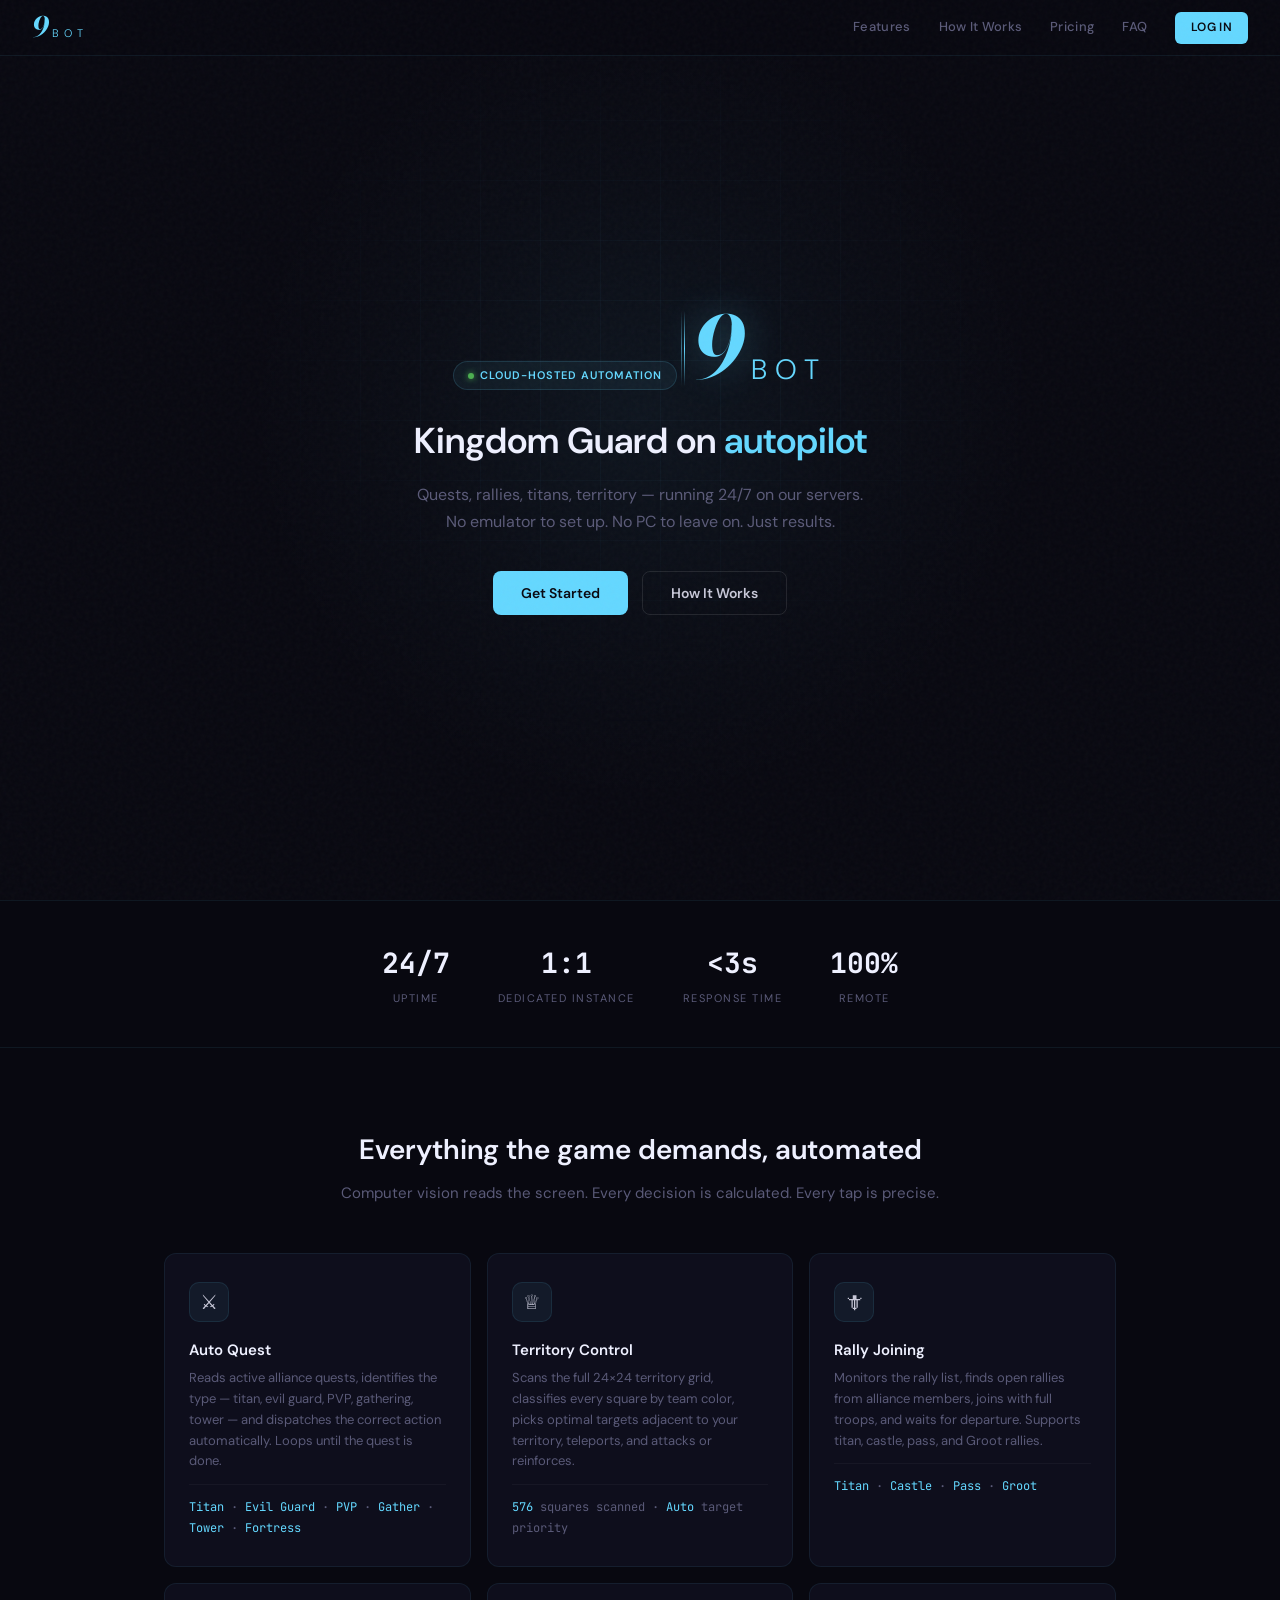
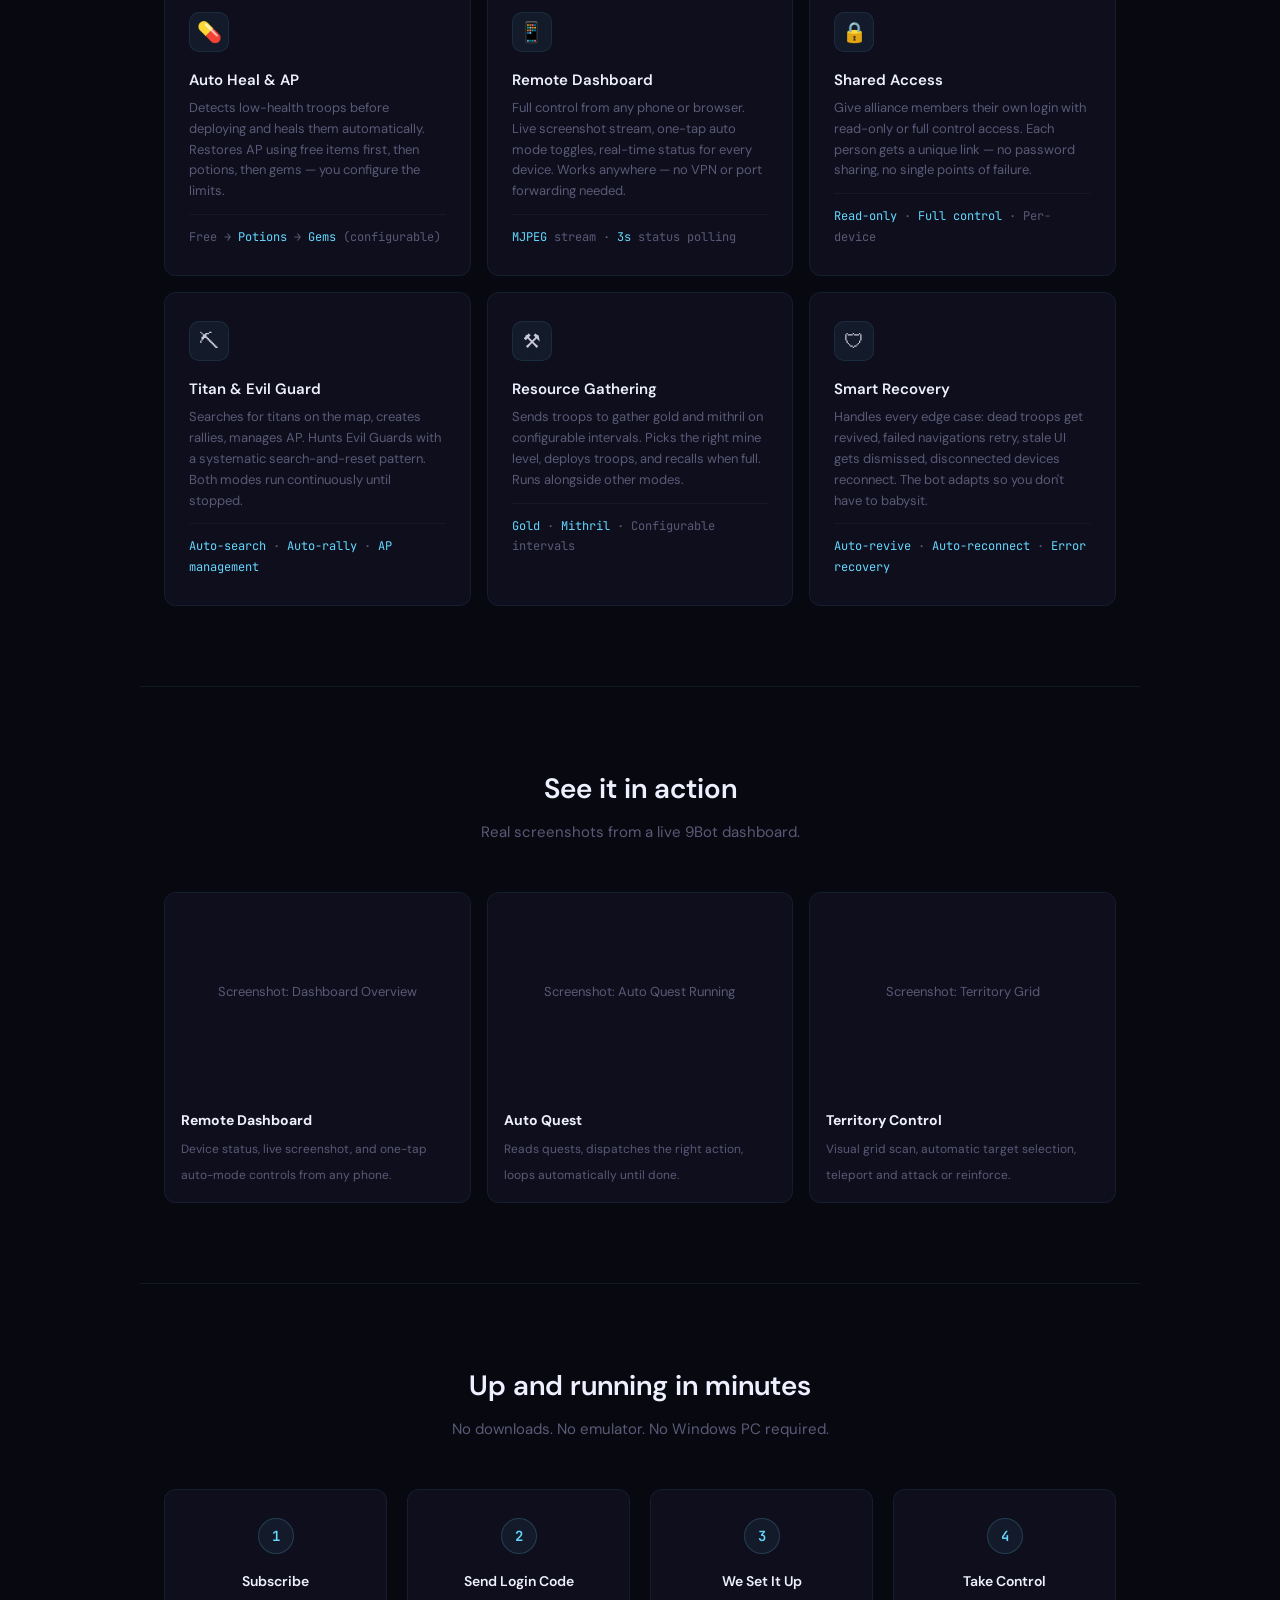
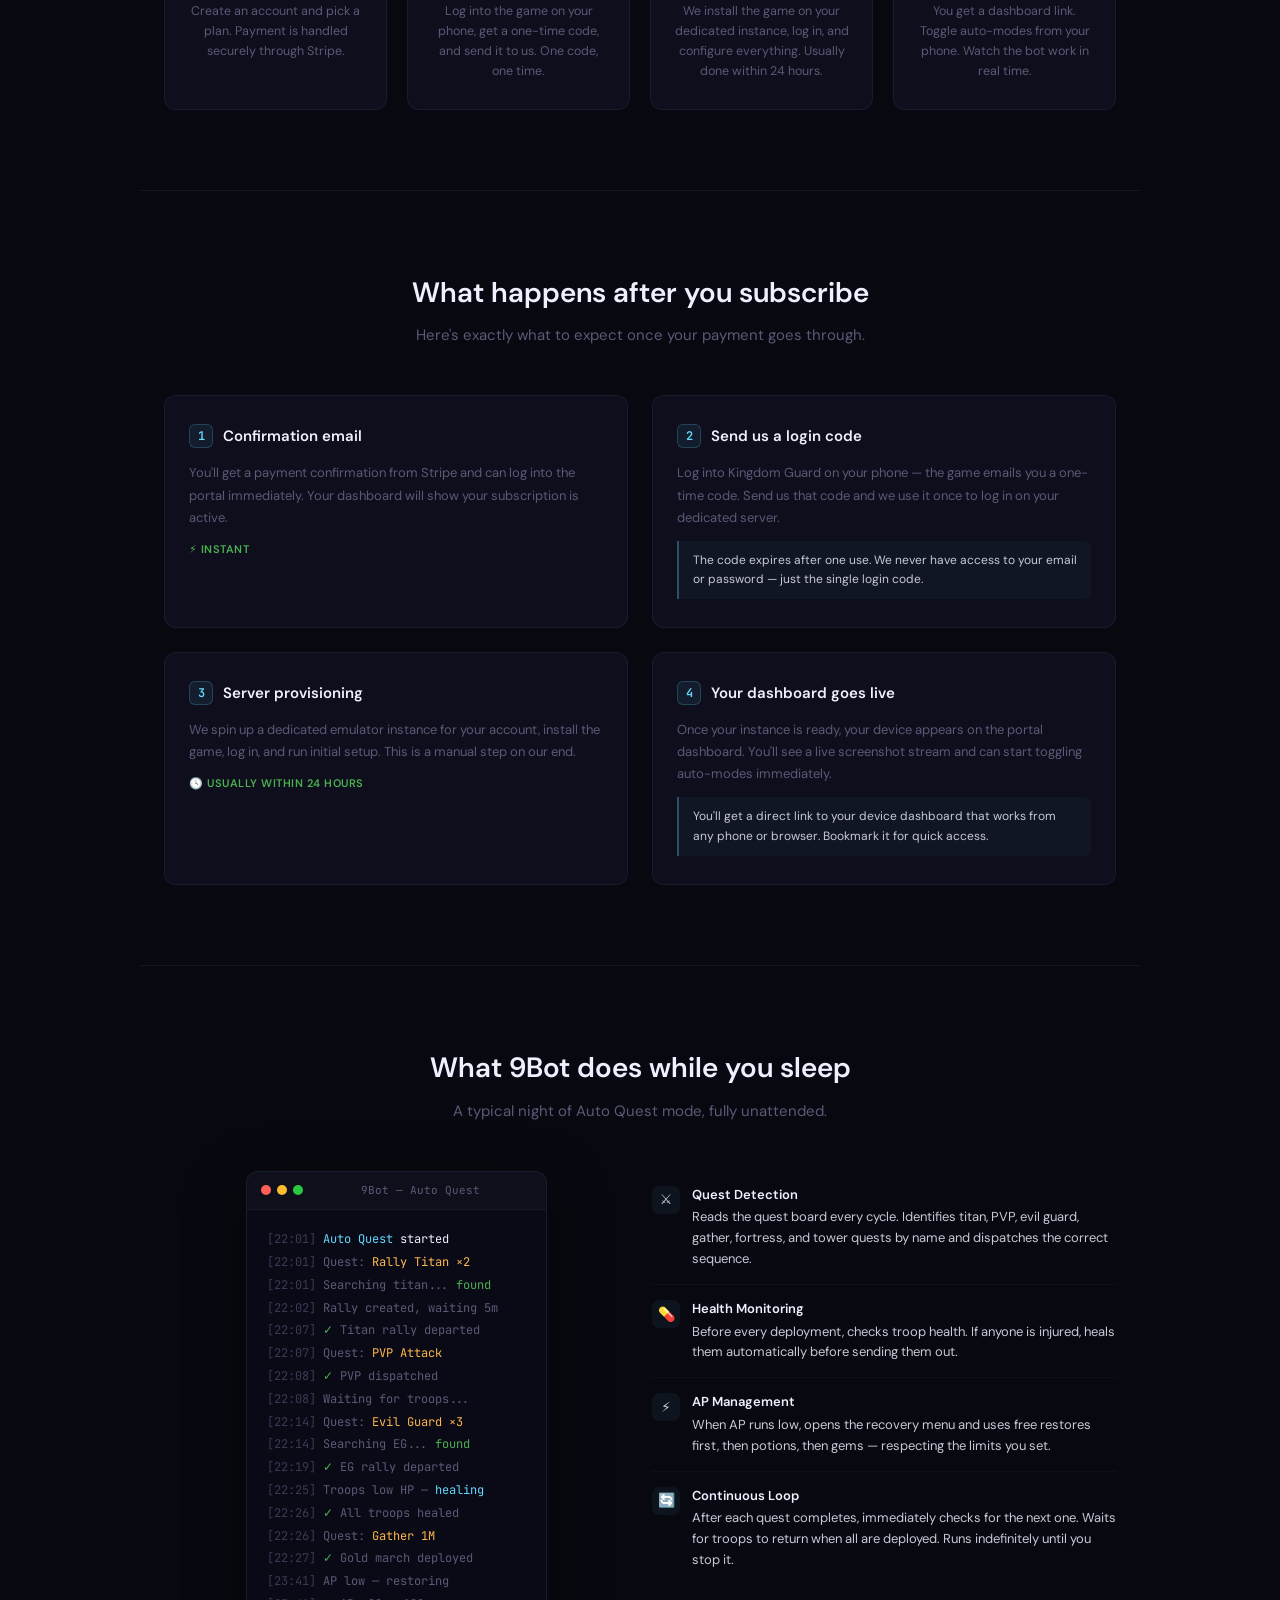
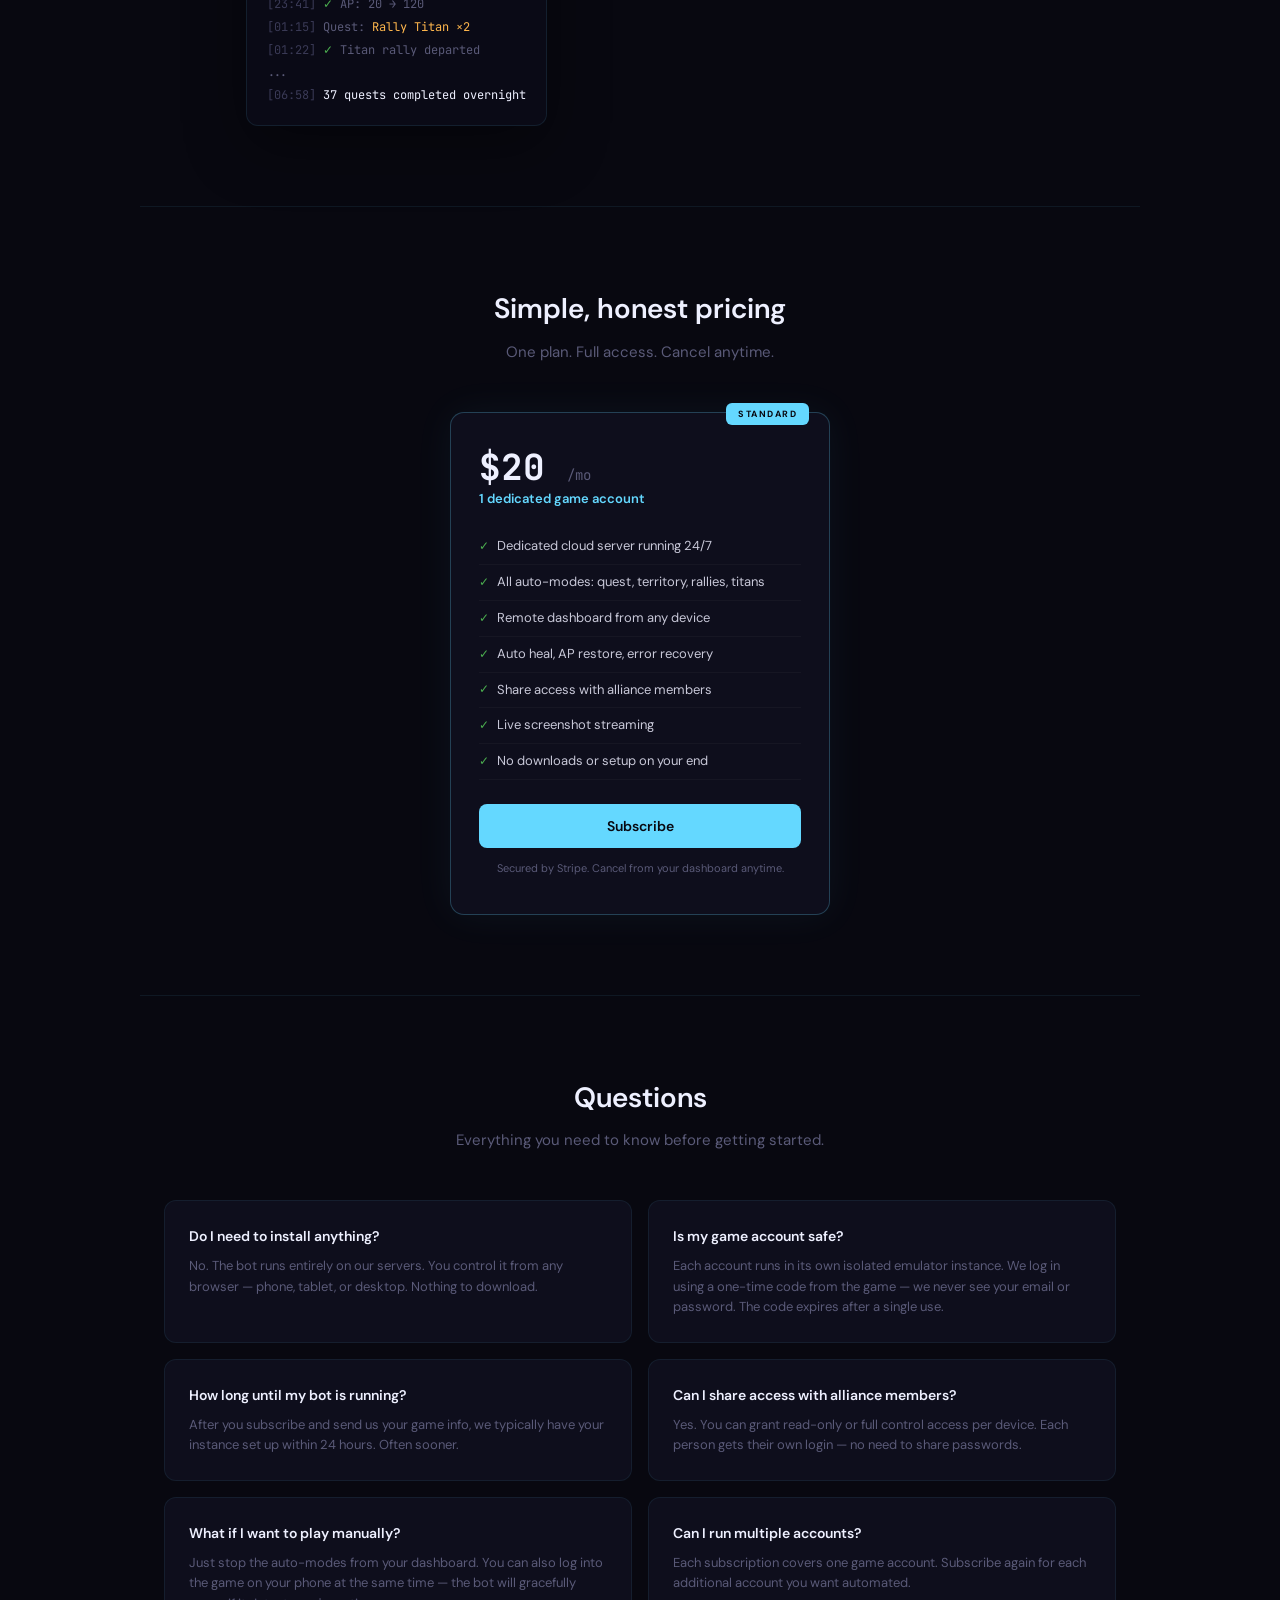
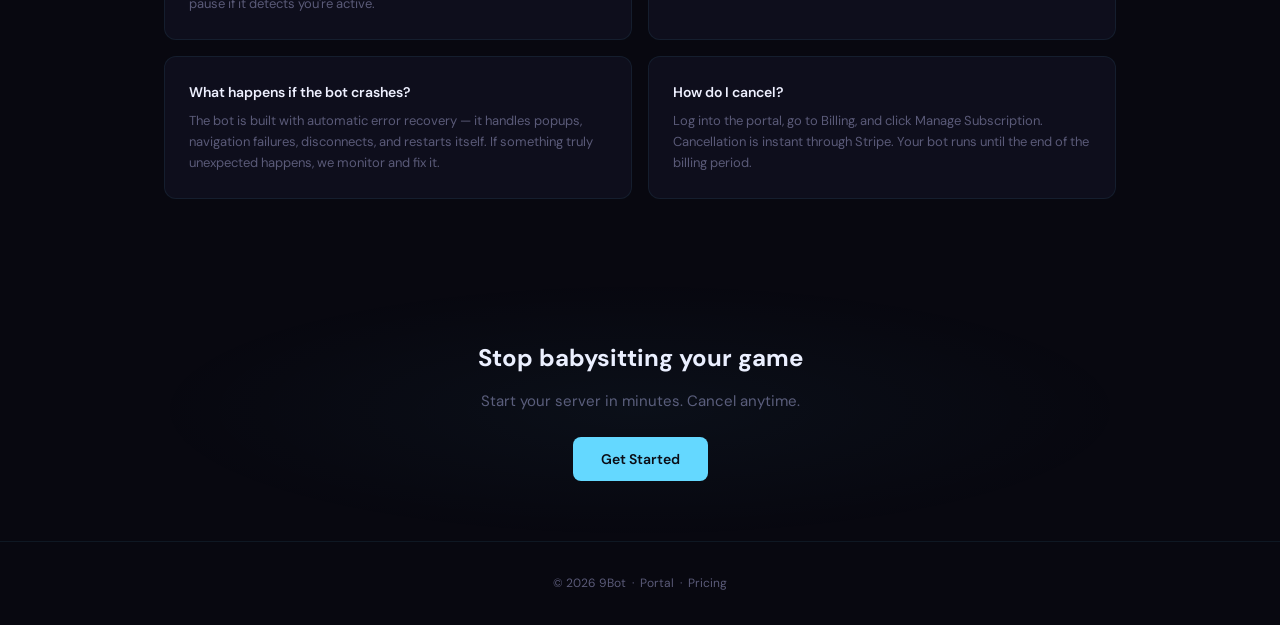
<file: relay/site/index.html>
<!DOCTYPE html>
<html lang="en">
<head>
<meta charset="UTF-8">
<meta name="viewport" content="width=device-width, initial-scale=1.0">
<title>9Bot — Automated Kingdom Guard</title>
<link rel="preconnect" href="https://fonts.googleapis.com">
<link rel="preconnect" href="https://fonts.gstatic.com" crossorigin>
<link href="https://fonts.googleapis.com/css2?family=Bodoni+Moda:ital,wght@1,700&text=9&family=DM+Sans:ital,wght@0,300;0,400;0,500;0,600;0,700;1,400&family=JetBrains+Mono:wght@400;500&display=swap" rel="stylesheet">
<style>
/* ── Reset ── */
*, *::before, *::after { margin: 0; padding: 0; box-sizing: border-box; }

/* ── Tokens ── */
:root {
    --cyan: #64d8ff;
    --cyan-dim: rgba(100, 216, 255, 0.12);
    --cyan-glow: rgba(100, 216, 255, 0.25);
    --bg: #080810;
    --bg-card: #0e0e1c;
    --bg-card-hover: #111126;
    --text: #c8c8d8;
    --text-dim: #5a5a78;
    --text-bright: #eef0ff;
    --border: rgba(100, 216, 255, 0.08);
    --amber: #ffb74d;
    --green: #4caf50;
    --red: #ef5350;
    --pro-glow: rgba(100, 216, 255, 0.06);
    --font: 'DM Sans', system-ui, sans-serif;
    --mono: 'JetBrains Mono', monospace;
}

html { scroll-behavior: smooth; }

body {
    font-family: var(--font);
    background: var(--bg);
    color: var(--text);
    line-height: 1.6;
    overflow-x: hidden;
    -webkit-font-smoothing: antialiased;
}

/* ── Grain overlay ── */
body::before {
    content: "";
    position: fixed;
    inset: 0;
    background-image: url("data:image/svg+xml,%3Csvg viewBox='0 0 256 256' xmlns='http://www.w3.org/2000/svg'%3E%3Cfilter id='n'%3E%3CfeTurbulence type='fractalNoise' baseFrequency='0.85' numOctaves='4' stitchTiles='stitch'/%3E%3C/filter%3E%3Crect width='100%25' height='100%25' filter='url(%23n)' opacity='0.03'/%3E%3C/svg%3E");
    pointer-events: none;
    z-index: 9999;
}

/* ── Nav ── */
nav {
    position: fixed;
    top: 0;
    left: 0;
    right: 0;
    z-index: 100;
    padding: 0 32px;
    height: 56px;
    display: flex;
    align-items: center;
    justify-content: space-between;
    background: rgba(8, 8, 16, 0.85);
    backdrop-filter: blur(16px);
    border-bottom: 1px solid var(--border);
}
.nav-logo {
    display: inline-flex;
    align-items: baseline;
    gap: 1px;
    text-decoration: none;
}
.nav-nine {
    font-family: 'Bodoni Moda', serif;
    font-style: italic;
    font-weight: 700;
    font-size: 28px;
    color: var(--cyan);
    line-height: 1;
}
.nav-text {
    font-family: var(--font);
    font-weight: 300;
    font-size: 11px;
    letter-spacing: 5px;
    color: var(--cyan);
    margin-left: 2px;
}
.nav-links {
    display: flex;
    align-items: center;
    gap: 28px;
}
.nav-links a {
    color: var(--text-dim);
    text-decoration: none;
    font-size: 13px;
    font-weight: 500;
    letter-spacing: 0.3px;
    transition: color 0.2s;
}
.nav-links a:hover { color: var(--text-bright); }
.nav-cta {
    display: inline-flex;
    align-items: center;
    height: 32px;
    padding: 0 16px;
    background: var(--cyan);
    color: #080810 !important;
    font-weight: 600 !important;
    font-size: 12px !important;
    letter-spacing: 0.5px;
    border-radius: 6px;
    transition: all 0.2s;
    text-transform: uppercase;
}
.nav-cta:hover { background: #7de4ff; box-shadow: 0 0 20px var(--cyan-glow); }

/* ── Hero ── */
.hero {
    position: relative;
    min-height: 100vh;
    display: flex;
    flex-direction: column;
    align-items: center;
    justify-content: center;
    padding: 80px 24px 60px;
    text-align: center;
    overflow: hidden;
}
.hero::before {
    content: "";
    position: absolute;
    width: 800px;
    height: 800px;
    top: 50%;
    left: 50%;
    transform: translate(-50%, -55%);
    background: radial-gradient(ellipse at center,
        rgba(100, 216, 255, 0.06) 0%,
        rgba(100, 216, 255, 0.02) 40%,
        transparent 70%);
    pointer-events: none;
}
.hero::after {
    content: "";
    position: absolute;
    inset: 0;
    background-image:
        linear-gradient(rgba(100, 216, 255, 0.03) 1px, transparent 1px),
        linear-gradient(90deg, rgba(100, 216, 255, 0.03) 1px, transparent 1px);
    background-size: 60px 60px;
    mask-image: radial-gradient(ellipse 50% 60% at 50% 40%, black 20%, transparent 70%);
    -webkit-mask-image: radial-gradient(ellipse 50% 60% at 50% 40%, black 20%, transparent 70%);
    pointer-events: none;
}

.hero-content { position: relative; z-index: 1; max-width: 640px; }

.hero-badge {
    display: inline-flex;
    align-items: center;
    gap: 6px;
    padding: 5px 14px;
    background: rgba(100, 216, 255, 0.06);
    border: 1px solid rgba(100, 216, 255, 0.15);
    border-radius: 100px;
    font-size: 11px;
    font-weight: 600;
    color: var(--cyan);
    letter-spacing: 1px;
    text-transform: uppercase;
    margin-bottom: 28px;
    animation: fadeDown 0.6s ease both;
}
.hero-badge::before {
    content: "";
    width: 6px;
    height: 6px;
    background: var(--green);
    border-radius: 50%;
    box-shadow: 0 0 6px var(--green);
    animation: pulse-dot 2s ease infinite;
}

.hero-logo {
    display: inline-flex;
    align-items: baseline;
    gap: 2px;
    position: relative;
    padding-left: 12px;
    margin-bottom: 24px;
    animation: fadeDown 0.6s ease 0.1s both;
}
.hero-logo-line-l, .hero-logo-line-r {
    position: absolute;
    left: 0;
    top: 6px;
    bottom: 6px;
    width: 1px;
}
.hero-logo-line-l { background: linear-gradient(180deg, transparent, rgba(100,216,255,0.5), transparent); }
.hero-logo-line-r { left: 3px; background: linear-gradient(180deg, transparent, var(--cyan), transparent); }
.hero-nine {
    font-family: 'Bodoni Moda', serif;
    font-style: italic;
    font-weight: 700;
    font-size: 86px;
    color: var(--cyan);
    line-height: 1;
    text-shadow: 0 0 40px rgba(100, 216, 255, 0.3);
}
.hero-bot {
    font-weight: 300;
    font-size: 28px;
    letter-spacing: 8px;
    color: var(--cyan);
    margin-left: 4px;
}

h1 {
    font-size: clamp(22px, 4vw, 36px);
    font-weight: 600;
    color: var(--text-bright);
    line-height: 1.3;
    margin-bottom: 16px;
    animation: fadeDown 0.6s ease 0.2s both;
}
h1 em {
    font-style: normal;
    color: var(--cyan);
}

.hero-sub {
    font-size: 16px;
    color: var(--text-dim);
    max-width: 460px;
    margin: 0 auto 36px;
    line-height: 1.7;
    animation: fadeDown 0.6s ease 0.3s both;
}

.hero-actions {
    display: flex;
    align-items: center;
    justify-content: center;
    gap: 14px;
    animation: fadeDown 0.6s ease 0.4s both;
}

.btn {
    display: inline-flex;
    align-items: center;
    justify-content: center;
    height: 44px;
    padding: 0 28px;
    border-radius: 8px;
    font-family: var(--font);
    font-size: 14px;
    font-weight: 600;
    text-decoration: none;
    transition: all 0.2s;
    cursor: pointer;
    border: none;
}
.btn-primary {
    background: var(--cyan);
    color: #080810;
}
.btn-primary:hover {
    background: #7de4ff;
    box-shadow: 0 0 24px var(--cyan-glow);
    transform: translateY(-1px);
}
.btn-ghost {
    background: transparent;
    color: var(--text);
    border: 1px solid rgba(255,255,255,0.1);
}
.btn-ghost:hover {
    border-color: rgba(255,255,255,0.2);
    background: rgba(255,255,255,0.03);
}

/* ── Stats strip ── */
.stats {
    display: flex;
    justify-content: center;
    gap: 48px;
    padding: 40px 24px;
    border-top: 1px solid var(--border);
    border-bottom: 1px solid var(--border);
    animation: fadeDown 0.6s ease 0.5s both;
}
.stat { text-align: center; }
.stat-val {
    font-size: 28px;
    font-weight: 700;
    color: var(--text-bright);
    font-family: var(--mono);
}
.stat-label {
    font-size: 11px;
    color: var(--text-dim);
    letter-spacing: 1.5px;
    text-transform: uppercase;
    margin-top: 4px;
}

/* ── Section scaffolding ── */
section {
    padding: 80px 24px;
    max-width: 1000px;
    margin: 0 auto;
}
section h2 {
    font-size: 28px;
    font-weight: 600;
    color: var(--text-bright);
    text-align: center;
    margin-bottom: 8px;
}
section .section-sub {
    text-align: center;
    color: var(--text-dim);
    font-size: 15px;
    margin-bottom: 48px;
}

/* ── Features grid ── */
.features {
    display: grid;
    grid-template-columns: repeat(3, 1fr);
    gap: 16px;
}
.feature {
    padding: 28px 24px;
    background: var(--bg-card);
    border: 1px solid var(--border);
    border-radius: 12px;
    transition: all 0.25s;
}
.feature:hover {
    border-color: rgba(100, 216, 255, 0.18);
    background: var(--bg-card-hover);
    transform: translateY(-2px);
}
.feature-icon {
    width: 40px;
    height: 40px;
    display: flex;
    align-items: center;
    justify-content: center;
    font-size: 20px;
    background: rgba(100, 216, 255, 0.06);
    border: 1px solid rgba(100, 216, 255, 0.1);
    border-radius: 10px;
    margin-bottom: 16px;
}
.feature h3 {
    font-size: 15px;
    font-weight: 600;
    color: var(--text-bright);
    margin-bottom: 6px;
}
.feature p {
    font-size: 13px;
    color: var(--text-dim);
    line-height: 1.6;
}
.feature-detail {
    margin-top: 12px;
    padding-top: 12px;
    border-top: 1px solid rgba(255,255,255,0.04);
    font-size: 12px;
    color: var(--text-dim);
    line-height: 1.7;
    font-family: var(--mono);
}
.feature-detail span {
    color: var(--cyan);
}

/* ── Dashboard Preview ── */
.preview-grid {
    display: grid;
    grid-template-columns: repeat(3, 1fr);
    gap: 16px;
}
.preview-card {
    background: var(--bg-card);
    border: 1px solid var(--border);
    border-radius: 12px;
    overflow: hidden;
    transition: all 0.25s;
}
.preview-card:hover {
    border-color: rgba(100, 216, 255, 0.18);
    transform: translateY(-2px);
}
.preview-card img {
    width: 100%;
    display: block;
}
.preview-caption {
    padding: 16px;
}
.preview-caption strong {
    display: block;
    font-size: 14px;
    color: var(--text-bright);
    margin-bottom: 4px;
}
.preview-caption span {
    font-size: 12px;
    color: var(--text-dim);
    line-height: 1.5;
}

/* ── How it works ── */
.steps {
    display: grid;
    grid-template-columns: repeat(4, 1fr);
    gap: 20px;
    counter-reset: step;
}
.step {
    position: relative;
    padding: 28px 20px;
    text-align: center;
    counter-increment: step;
    background: var(--bg-card);
    border: 1px solid var(--border);
    border-radius: 12px;
}
.step::before {
    content: counter(step);
    display: flex;
    align-items: center;
    justify-content: center;
    width: 36px;
    height: 36px;
    margin: 0 auto 16px;
    font-family: var(--mono);
    font-size: 14px;
    font-weight: 600;
    color: var(--cyan);
    background: rgba(100, 216, 255, 0.06);
    border: 1px solid rgba(100, 216, 255, 0.2);
    border-radius: 50%;
}
.step h3 {
    font-size: 14px;
    font-weight: 600;
    color: var(--text-bright);
    margin-bottom: 8px;
}
.step p {
    font-size: 12.5px;
    color: var(--text-dim);
    line-height: 1.6;
}

/* Step connector lines */
.steps-wrap { position: relative; }

/* ── Setup guide ── */
.setup-grid {
    display: grid;
    grid-template-columns: 1fr 1fr;
    gap: 24px;
}
.setup-card {
    padding: 28px 24px;
    background: var(--bg-card);
    border: 1px solid var(--border);
    border-radius: 12px;
}
.setup-card h3 {
    display: flex;
    align-items: center;
    gap: 10px;
    font-size: 15px;
    font-weight: 600;
    color: var(--text-bright);
    margin-bottom: 14px;
}
.setup-card h3 .setup-num {
    display: inline-flex;
    align-items: center;
    justify-content: center;
    width: 24px;
    height: 24px;
    font-family: var(--mono);
    font-size: 12px;
    font-weight: 600;
    color: var(--cyan);
    background: rgba(100, 216, 255, 0.08);
    border: 1px solid rgba(100, 216, 255, 0.2);
    border-radius: 6px;
    flex-shrink: 0;
}
.setup-card p {
    font-size: 13px;
    color: var(--text-dim);
    line-height: 1.7;
}
.setup-card .setup-note {
    margin-top: 12px;
    padding: 10px 14px;
    background: rgba(100, 216, 255, 0.04);
    border-left: 2px solid rgba(100, 216, 255, 0.3);
    border-radius: 0 6px 6px 0;
    font-size: 12px;
    color: var(--text);
    line-height: 1.6;
}
.setup-card .setup-time {
    display: inline-flex;
    align-items: center;
    gap: 5px;
    margin-top: 12px;
    font-size: 11px;
    font-weight: 600;
    color: var(--green);
    letter-spacing: 0.5px;
    text-transform: uppercase;
}

/* ── What's running ── */
.running-cols {
    display: grid;
    grid-template-columns: 1fr 1fr;
    gap: 24px;
    align-items: start;
}
.running-list {
    list-style: none;
}
.running-list li {
    display: flex;
    align-items: flex-start;
    gap: 12px;
    padding: 14px 0;
    border-bottom: 1px solid rgba(255,255,255,0.03);
    font-size: 13px;
    color: var(--text);
    line-height: 1.6;
}
.running-list li:last-child { border-bottom: none; }
.running-list .r-icon {
    flex-shrink: 0;
    width: 28px;
    height: 28px;
    display: flex;
    align-items: center;
    justify-content: center;
    font-size: 14px;
    background: rgba(100, 216, 255, 0.06);
    border-radius: 7px;
    margin-top: 1px;
}
.running-list .r-title {
    font-weight: 600;
    color: var(--text-bright);
    display: block;
    margin-bottom: 2px;
}

/* ── Terminal demo ── */
.terminal {
    max-width: 560px;
    margin: 0 auto;
    background: #0a0a16;
    border: 1px solid rgba(100, 216, 255, 0.1);
    border-radius: 12px;
    overflow: hidden;
    box-shadow: 0 20px 60px rgba(0,0,0,0.4);
}
.terminal-bar {
    display: flex;
    align-items: center;
    gap: 6px;
    padding: 10px 14px;
    background: rgba(255,255,255,0.02);
    border-bottom: 1px solid rgba(255,255,255,0.04);
}
.terminal-dot {
    width: 10px;
    height: 10px;
    border-radius: 50%;
    background: rgba(255,255,255,0.08);
}
.terminal-dot:nth-child(1) { background: #ff5f57; }
.terminal-dot:nth-child(2) { background: #febc2e; }
.terminal-dot:nth-child(3) { background: #28c840; }
.terminal-title {
    flex: 1;
    text-align: center;
    font-size: 11px;
    color: var(--text-dim);
    font-family: var(--mono);
}
.terminal-body {
    padding: 18px 20px;
    font-family: var(--mono);
    font-size: 12px;
    line-height: 1.9;
    color: var(--text-dim);
}
.terminal-body .t-cyan { color: var(--cyan); }
.terminal-body .t-green { color: var(--green); }
.terminal-body .t-amber { color: var(--amber); }
.terminal-body .t-dim { color: #3a3a56; }
.terminal-body .t-bright { color: var(--text-bright); }
.terminal-body .t-red { color: var(--red); }

/* ── Pricing ── */
.plan {
    position: relative;
    padding: 36px 28px;
    background: var(--bg-card);
    border: 1px solid var(--border);
    border-radius: 14px;
    transition: all 0.25s;
}
.plan:hover {
    border-color: rgba(100, 216, 255, 0.12);
    transform: translateY(-2px);
}
.plan-pop {
    border-color: rgba(100, 216, 255, 0.25);
    box-shadow: 0 0 40px var(--pro-glow);
}
.plan-pop::before {
    content: "STANDARD";
    position: absolute;
    top: -10px;
    right: 20px;
    font-size: 9px;
    font-weight: 700;
    letter-spacing: 1.5px;
    padding: 4px 12px;
    background: var(--cyan);
    color: #080810;
    border-radius: 6px;
}
.plan-price {
    font-size: 36px;
    font-weight: 700;
    color: var(--text-bright);
    font-family: var(--mono);
    line-height: 1;
    margin-bottom: 4px;
}
.plan-price span {
    font-size: 14px;
    font-weight: 400;
    color: var(--text-dim);
}
.plan-devices {
    font-size: 13px;
    font-weight: 600;
    color: var(--cyan);
    margin-bottom: 20px;
}
.plan-features {
    list-style: none;
    margin-bottom: 24px;
}
.plan-features li {
    font-size: 13px;
    color: var(--text);
    padding: 7px 0;
    border-bottom: 1px solid rgba(255,255,255,0.03);
    display: flex;
    align-items: center;
    gap: 8px;
}
.plan-features li::before {
    content: "\2713";
    color: var(--green);
    font-size: 12px;
    font-weight: 700;
}
.plan .btn { width: 100%; }

/* ── FAQ ── */
.faq-grid {
    display: grid;
    grid-template-columns: 1fr 1fr;
    gap: 16px;
}
.faq-item {
    padding: 24px;
    background: var(--bg-card);
    border: 1px solid var(--border);
    border-radius: 12px;
}
.faq-item h3 {
    font-size: 14px;
    font-weight: 600;
    color: var(--text-bright);
    margin-bottom: 8px;
}
.faq-item p {
    font-size: 13px;
    color: var(--text-dim);
    line-height: 1.6;
}

/* ── CTA banner ── */
.cta-banner {
    text-align: center;
    padding: 60px 24px;
    margin: 0 auto;
    max-width: 1000px;
    position: relative;
}
.cta-banner::before {
    content: "";
    position: absolute;
    inset: 0;
    background: radial-gradient(ellipse at center, rgba(100,216,255,0.04) 0%, transparent 70%);
    pointer-events: none;
}
.cta-banner h2 {
    font-size: 24px;
    color: var(--text-bright);
    margin-bottom: 12px;
}
.cta-banner p {
    color: var(--text-dim);
    margin-bottom: 24px;
    font-size: 15px;
}

/* ── Divider ── */
.section-divider {
    max-width: 1000px;
    margin: 0 auto;
    border: none;
    border-top: 1px solid var(--border);
}

/* ── Footer ── */
footer {
    padding: 32px 24px;
    text-align: center;
    border-top: 1px solid var(--border);
    font-size: 12px;
    color: var(--text-dim);
}
footer a {
    color: var(--text-dim);
    text-decoration: none;
    transition: color 0.2s;
}
footer a:hover { color: var(--text); }

/* ── Animations ── */
@keyframes fadeDown {
    from { opacity: 0; transform: translateY(12px); }
    to { opacity: 1; transform: translateY(0); }
}
@keyframes pulse-dot {
    0%, 100% { opacity: 1; }
    50% { opacity: 0.4; }
}
.reveal {
    opacity: 0;
    transform: translateY(20px);
    transition: opacity 0.5s ease, transform 0.5s ease;
}
.reveal.visible {
    opacity: 1;
    transform: translateY(0);
}
/* stagger children */
.reveal.visible .stagger { animation: fadeDown 0.5s ease both; }
.reveal.visible .stagger:nth-child(1) { animation-delay: 0s; }
.reveal.visible .stagger:nth-child(2) { animation-delay: 0.08s; }
.reveal.visible .stagger:nth-child(3) { animation-delay: 0.16s; }
.reveal.visible .stagger:nth-child(4) { animation-delay: 0.24s; }
.reveal.visible .stagger:nth-child(5) { animation-delay: 0.32s; }
.reveal.visible .stagger:nth-child(6) { animation-delay: 0.40s; }
.reveal.visible .stagger:nth-child(7) { animation-delay: 0.48s; }
.reveal.visible .stagger:nth-child(8) { animation-delay: 0.56s; }
.reveal.visible .stagger:nth-child(9) { animation-delay: 0.64s; }

/* ── Mobile ── */
@media (max-width: 768px) {
    nav { padding: 0 16px; }
    .nav-links a:not(.nav-cta) { display: none; }
    .hero { padding: 100px 20px 40px; min-height: auto; }
    .hero-nine { font-size: 64px; }
    .hero-bot { font-size: 22px; letter-spacing: 6px; }
    h1 { font-size: 22px; }
    .hero-sub { font-size: 14px; }
    .hero-actions { flex-direction: column; width: 100%; }
    .hero-actions .btn { width: 100%; }
    .stats { gap: 24px; flex-wrap: wrap; }
    .features { grid-template-columns: 1fr; }
    .preview-grid { grid-template-columns: 1fr; }
    .steps { grid-template-columns: 1fr; gap: 12px; }
    .setup-grid { grid-template-columns: 1fr; }
    .running-cols { grid-template-columns: 1fr; }
    .faq-grid { grid-template-columns: 1fr; }
    section { padding: 48px 20px; }
}

@media (max-width: 480px) {
    .stats { gap: 16px; }
    .stat-val { font-size: 22px; }
}
</style>
</head>
<body>

<!-- ── Nav ── -->
<nav>
    <a href="/" class="nav-logo">
        <span class="nav-nine">9</span><span class="nav-text">BOT</span>
    </a>
    <div class="nav-links">
        <a href="#features">Features</a>
        <a href="#how">How It Works</a>
        <a href="#pricing">Pricing</a>
        <a href="#faq">FAQ</a>
        <a href="/portal/login" class="nav-cta">Log In</a>
    </div>
</nav>

<!-- ── Hero ── -->
<div class="hero">
    <div class="hero-content">
        <div class="hero-badge">Cloud-hosted automation</div>
        <div class="hero-logo">
            <span class="hero-logo-line-l"></span>
            <span class="hero-logo-line-r"></span>
            <span class="hero-nine">9</span><span class="hero-bot">BOT</span>
        </div>
        <h1>Kingdom Guard on <em>autopilot</em></h1>
        <p class="hero-sub">
            Quests, rallies, titans, territory &mdash; running 24/7 on our servers.
            No emulator to set up. No PC to leave on. Just results.
        </p>
        <div class="hero-actions">
            <a href="/portal/register" class="btn btn-primary">Get Started</a>
            <a href="#how" class="btn btn-ghost">How It Works</a>
        </div>
    </div>
</div>

<!-- ── Stats ── -->
<div class="stats">
    <div class="stat">
        <div class="stat-val">24/7</div>
        <div class="stat-label">Uptime</div>
    </div>
    <div class="stat">
        <div class="stat-val">1:1</div>
        <div class="stat-label">Dedicated instance</div>
    </div>
    <div class="stat">
        <div class="stat-val">&lt;3s</div>
        <div class="stat-label">Response time</div>
    </div>
    <div class="stat">
        <div class="stat-val">100%</div>
        <div class="stat-label">Remote</div>
    </div>
</div>

<!-- ── Features ── -->
<section id="features" class="reveal">
    <h2>Everything the game demands, automated</h2>
    <p class="section-sub">Computer vision reads the screen. Every decision is calculated. Every tap is precise.</p>
    <div class="features">
        <div class="feature stagger">
            <div class="feature-icon">&#9876;</div>
            <h3>Auto Quest</h3>
            <p>Reads active alliance quests, identifies the type &mdash; titan, evil guard, PVP, gathering, tower &mdash; and dispatches the correct action automatically. Loops until the quest is done.</p>
            <div class="feature-detail">
                <span>Titan</span> &middot; <span>Evil Guard</span> &middot; <span>PVP</span> &middot; <span>Gather</span> &middot; <span>Tower</span> &middot; <span>Fortress</span>
            </div>
        </div>
        <div class="feature stagger">
            <div class="feature-icon">&#9813;</div>
            <h3>Territory Control</h3>
            <p>Scans the full 24&times;24 territory grid, classifies every square by team color, picks optimal targets adjacent to your territory, teleports, and attacks or reinforces.</p>
            <div class="feature-detail">
                <span>576</span> squares scanned &middot; <span>Auto</span> target priority
            </div>
        </div>
        <div class="feature stagger">
            <div class="feature-icon">&#128481;</div>
            <h3>Rally Joining</h3>
            <p>Monitors the rally list, finds open rallies from alliance members, joins with full troops, and waits for departure. Supports titan, castle, pass, and Groot rallies.</p>
            <div class="feature-detail">
                <span>Titan</span> &middot; <span>Castle</span> &middot; <span>Pass</span> &middot; <span>Groot</span>
            </div>
        </div>
        <div class="feature stagger">
            <div class="feature-icon">&#128138;</div>
            <h3>Auto Heal &amp; AP</h3>
            <p>Detects low-health troops before deploying and heals them automatically. Restores AP using free items first, then potions, then gems &mdash; you configure the limits.</p>
            <div class="feature-detail">
                Free &rarr; <span>Potions</span> &rarr; <span>Gems</span> (configurable)
            </div>
        </div>
        <div class="feature stagger">
            <div class="feature-icon">&#128241;</div>
            <h3>Remote Dashboard</h3>
            <p>Full control from any phone or browser. Live screenshot stream, one-tap auto mode toggles, real-time status for every device. Works anywhere &mdash; no VPN or port forwarding needed.</p>
            <div class="feature-detail">
                <span>MJPEG</span> stream &middot; <span>3s</span> status polling
            </div>
        </div>
        <div class="feature stagger">
            <div class="feature-icon">&#128274;</div>
            <h3>Shared Access</h3>
            <p>Give alliance members their own login with read-only or full control access. Each person gets a unique link &mdash; no password sharing, no single points of failure.</p>
            <div class="feature-detail">
                <span>Read-only</span> &middot; <span>Full control</span> &middot; Per-device
            </div>
        </div>
        <div class="feature stagger">
            <div class="feature-icon">&#9935;</div>
            <h3>Titan &amp; Evil Guard</h3>
            <p>Searches for titans on the map, creates rallies, manages AP. Hunts Evil Guards with a systematic search-and-reset pattern. Both modes run continuously until stopped.</p>
            <div class="feature-detail">
                <span>Auto-search</span> &middot; <span>Auto-rally</span> &middot; <span>AP management</span>
            </div>
        </div>
        <div class="feature stagger">
            <div class="feature-icon">&#9874;</div>
            <h3>Resource Gathering</h3>
            <p>Sends troops to gather gold and mithril on configurable intervals. Picks the right mine level, deploys troops, and recalls when full. Runs alongside other modes.</p>
            <div class="feature-detail">
                <span>Gold</span> &middot; <span>Mithril</span> &middot; Configurable intervals
            </div>
        </div>
        <div class="feature stagger">
            <div class="feature-icon">&#128737;</div>
            <h3>Smart Recovery</h3>
            <p>Handles every edge case: dead troops get revived, failed navigations retry, stale UI gets dismissed, disconnected devices reconnect. The bot adapts so you don't have to babysit.</p>
            <div class="feature-detail">
                <span>Auto-revive</span> &middot; <span>Auto-reconnect</span> &middot; <span>Error recovery</span>
            </div>
        </div>
    </div>
</section>

<hr class="section-divider">

<!-- ── Dashboard Preview ── -->
<section id="preview" class="reveal">
    <h2>See it in action</h2>
    <p class="section-sub">Real screenshots from a live 9Bot dashboard.</p>
    <div class="preview-grid">
        <div class="preview-card stagger">
            <div class="preview-img" style="background:#0e0e1c;display:flex;align-items:center;justify-content:center;color:var(--text-dim);font-size:13px;min-height:200px;border-radius:10px 10px 0 0">
                Screenshot: Dashboard Overview
            </div>
            <div class="preview-caption">
                <strong>Remote Dashboard</strong>
                <span>Device status, live screenshot, and one-tap auto-mode controls from any phone.</span>
            </div>
        </div>
        <div class="preview-card stagger">
            <div class="preview-img" style="background:#0e0e1c;display:flex;align-items:center;justify-content:center;color:var(--text-dim);font-size:13px;min-height:200px;border-radius:10px 10px 0 0">
                Screenshot: Auto Quest Running
            </div>
            <div class="preview-caption">
                <strong>Auto Quest</strong>
                <span>Reads quests, dispatches the right action, loops automatically until done.</span>
            </div>
        </div>
        <div class="preview-card stagger">
            <div class="preview-img" style="background:#0e0e1c;display:flex;align-items:center;justify-content:center;color:var(--text-dim);font-size:13px;min-height:200px;border-radius:10px 10px 0 0">
                Screenshot: Territory Grid
            </div>
            <div class="preview-caption">
                <strong>Territory Control</strong>
                <span>Visual grid scan, automatic target selection, teleport and attack or reinforce.</span>
            </div>
        </div>
    </div>
</section>

<hr class="section-divider">

<!-- ── How it works ── -->
<section id="how" class="reveal">
    <h2>Up and running in minutes</h2>
    <p class="section-sub">No downloads. No emulator. No Windows PC required.</p>
    <div class="steps-wrap">
        <div class="steps">
            <div class="step stagger">
                <h3>Subscribe</h3>
                <p>Create an account and pick a plan. Payment is handled securely through Stripe.</p>
            </div>
            <div class="step stagger">
                <h3>Send Login Code</h3>
                <p>Log into the game on your phone, get a one-time code, and send it to us. One code, one time.</p>
            </div>
            <div class="step stagger">
                <h3>We Set It Up</h3>
                <p>We install the game on your dedicated instance, log in, and configure everything. Usually done within 24 hours.</p>
            </div>
            <div class="step stagger">
                <h3>Take Control</h3>
                <p>You get a dashboard link. Toggle auto-modes from your phone. Watch the bot work in real time.</p>
            </div>
        </div>
    </div>
</section>

<hr class="section-divider">

<!-- ── Post-purchase setup guide ── -->
<section id="setup" class="reveal">
    <h2>What happens after you subscribe</h2>
    <p class="section-sub">Here's exactly what to expect once your payment goes through.</p>
    <div class="setup-grid">
        <div class="setup-card stagger">
            <h3><span class="setup-num">1</span> Confirmation email</h3>
            <p>You'll get a payment confirmation from Stripe and can log into the portal immediately. Your dashboard will show your subscription is active.</p>
            <div class="setup-time">&#9889; Instant</div>
        </div>
        <div class="setup-card stagger">
            <h3><span class="setup-num">2</span> Send us a login code</h3>
            <p>Log into Kingdom Guard on your phone &mdash; the game emails you a one-time code. Send us that code and we use it once to log in on your dedicated server.</p>
            <div class="setup-note">The code expires after one use. We never have access to your email or password &mdash; just the single login code.</div>
        </div>
        <div class="setup-card stagger">
            <h3><span class="setup-num">3</span> Server provisioning</h3>
            <p>We spin up a dedicated emulator instance for your account, install the game, log in, and run initial setup. This is a manual step on our end.</p>
            <div class="setup-time">&#128339; Usually within 24 hours</div>
        </div>
        <div class="setup-card stagger">
            <h3><span class="setup-num">4</span> Your dashboard goes live</h3>
            <p>Once your instance is ready, your device appears on the portal dashboard. You'll see a live screenshot stream and can start toggling auto-modes immediately.</p>
            <div class="setup-note">You'll get a direct link to your device dashboard that works from any phone or browser. Bookmark it for quick access.</div>
        </div>
    </div>
</section>

<hr class="section-divider">

<!-- ── What it does while you sleep ── -->
<section class="reveal">
    <h2>What 9Bot does while you sleep</h2>
    <p class="section-sub">A typical night of Auto Quest mode, fully unattended.</p>

    <div class="running-cols">
        <div class="terminal">
            <div class="terminal-bar">
                <span class="terminal-dot"></span>
                <span class="terminal-dot"></span>
                <span class="terminal-dot"></span>
                <span class="terminal-title">9Bot &mdash; Auto Quest</span>
            </div>
            <div class="terminal-body">
                <div><span class="t-dim">[22:01]</span> <span class="t-cyan">Auto Quest</span> <span class="t-bright">started</span></div>
                <div><span class="t-dim">[22:01]</span> Quest: <span class="t-amber">Rally Titan &times;2</span></div>
                <div><span class="t-dim">[22:01]</span> Searching titan... <span class="t-green">found</span></div>
                <div><span class="t-dim">[22:02]</span> Rally created, waiting 5m</div>
                <div><span class="t-dim">[22:07]</span> <span class="t-green">&#10003;</span> Titan rally departed</div>
                <div><span class="t-dim">[22:07]</span> Quest: <span class="t-amber">PVP Attack</span></div>
                <div><span class="t-dim">[22:08]</span> <span class="t-green">&#10003;</span> PVP dispatched</div>
                <div><span class="t-dim">[22:08]</span> Waiting for troops...</div>
                <div><span class="t-dim">[22:14]</span> Quest: <span class="t-amber">Evil Guard &times;3</span></div>
                <div><span class="t-dim">[22:14]</span> Searching EG... <span class="t-green">found</span></div>
                <div><span class="t-dim">[22:19]</span> <span class="t-green">&#10003;</span> EG rally departed</div>
                <div><span class="t-dim">[22:25]</span> Troops low HP &mdash; <span class="t-cyan">healing</span></div>
                <div><span class="t-dim">[22:26]</span> <span class="t-green">&#10003;</span> All troops healed</div>
                <div><span class="t-dim">[22:26]</span> Quest: <span class="t-amber">Gather 1M</span></div>
                <div><span class="t-dim">[22:27]</span> <span class="t-green">&#10003;</span> Gold march deployed</div>
                <div><span class="t-dim">[23:41]</span> AP low &mdash; restoring</div>
                <div><span class="t-dim">[23:41]</span> <span class="t-green">&#10003;</span> AP: 20 &rarr; 120</div>
                <div><span class="t-dim">[01:15]</span> Quest: <span class="t-amber">Rally Titan &times;2</span></div>
                <div><span class="t-dim">[01:22]</span> <span class="t-green">&#10003;</span> Titan rally departed</div>
                <div style="color:var(--text-dim)">...</div>
                <div><span class="t-dim">[06:58]</span> <span class="t-bright">37 quests completed overnight</span></div>
            </div>
        </div>
        <div>
            <ul class="running-list">
                <li>
                    <span class="r-icon">&#9876;</span>
                    <div><span class="r-title">Quest Detection</span>Reads the quest board every cycle. Identifies titan, PVP, evil guard, gather, fortress, and tower quests by name and dispatches the correct sequence.</div>
                </li>
                <li>
                    <span class="r-icon">&#128138;</span>
                    <div><span class="r-title">Health Monitoring</span>Before every deployment, checks troop health. If anyone is injured, heals them automatically before sending them out.</div>
                </li>
                <li>
                    <span class="r-icon">&#9889;</span>
                    <div><span class="r-title">AP Management</span>When AP runs low, opens the recovery menu and uses free restores first, then potions, then gems &mdash; respecting the limits you set.</div>
                </li>
                <li>
                    <span class="r-icon">&#128260;</span>
                    <div><span class="r-title">Continuous Loop</span>After each quest completes, immediately checks for the next one. Waits for troops to return when all are deployed. Runs indefinitely until you stop it.</div>
                </li>
            </ul>
        </div>
    </div>
</section>

<hr class="section-divider">

<!-- ── Pricing ── -->
<section id="pricing" class="reveal">
    <h2>Simple, honest pricing</h2>
    <p class="section-sub">One plan. Full access. Cancel anytime.</p>
    <div style="display:flex;justify-content:center">
        <div class="plan plan-pop stagger" style="max-width:380px;width:100%">
            <div class="plan-price">$20 <span>/mo</span></div>
            <div class="plan-devices">1 dedicated game account</div>
            <ul class="plan-features">
                <li>Dedicated cloud server running 24/7</li>
                <li>All auto-modes: quest, territory, rallies, titans</li>
                <li>Remote dashboard from any device</li>
                <li>Auto heal, AP restore, error recovery</li>
                <li>Share access with alliance members</li>
                <li>Live screenshot streaming</li>
                <li>No downloads or setup on your end</li>
            </ul>
            <a href="/portal/pricing" class="btn btn-primary">Subscribe</a>
            <p style="text-align:center;font-size:11px;color:var(--text-dim);margin-top:12px">Secured by Stripe. Cancel from your dashboard anytime.</p>
        </div>
    </div>
</section>

<hr class="section-divider">

<!-- ── FAQ ── -->
<section id="faq" class="reveal">
    <h2>Questions</h2>
    <p class="section-sub">Everything you need to know before getting started.</p>
    <div class="faq-grid">
        <div class="faq-item stagger">
            <h3>Do I need to install anything?</h3>
            <p>No. The bot runs entirely on our servers. You control it from any browser &mdash; phone, tablet, or desktop. Nothing to download.</p>
        </div>
        <div class="faq-item stagger">
            <h3>Is my game account safe?</h3>
            <p>Each account runs in its own isolated emulator instance. We log in using a one-time code from the game &mdash; we never see your email or password. The code expires after a single use.</p>
        </div>
        <div class="faq-item stagger">
            <h3>How long until my bot is running?</h3>
            <p>After you subscribe and send us your game info, we typically have your instance set up within 24 hours. Often sooner.</p>
        </div>
        <div class="faq-item stagger">
            <h3>Can I share access with alliance members?</h3>
            <p>Yes. You can grant read-only or full control access per device. Each person gets their own login &mdash; no need to share passwords.</p>
        </div>
        <div class="faq-item stagger">
            <h3>What if I want to play manually?</h3>
            <p>Just stop the auto-modes from your dashboard. You can also log into the game on your phone at the same time &mdash; the bot will gracefully pause if it detects you're active.</p>
        </div>
        <div class="faq-item stagger">
            <h3>Can I run multiple accounts?</h3>
            <p>Each subscription covers one game account. Subscribe again for each additional account you want automated.</p>
        </div>
        <div class="faq-item stagger">
            <h3>What happens if the bot crashes?</h3>
            <p>The bot is built with automatic error recovery &mdash; it handles popups, navigation failures, disconnects, and restarts itself. If something truly unexpected happens, we monitor and fix it.</p>
        </div>
        <div class="faq-item stagger">
            <h3>How do I cancel?</h3>
            <p>Log into the portal, go to Billing, and click Manage Subscription. Cancellation is instant through Stripe. Your bot runs until the end of the billing period.</p>
        </div>
    </div>
</section>

<!-- ── Bottom CTA ── -->
<div class="cta-banner reveal">
    <h2>Stop babysitting your game</h2>
    <p>Start your server in minutes. Cancel anytime.</p>
    <a href="/portal/register" class="btn btn-primary">Get Started</a>
</div>

<!-- ── Footer ── -->
<footer>
    <p>&copy; 2026 9Bot &nbsp;&middot;&nbsp; <a href="/portal/login">Portal</a> &nbsp;&middot;&nbsp; <a href="/portal/pricing">Pricing</a></p>
</footer>

<!-- ── Scroll reveal ── -->
<script>
const obs = new IntersectionObserver((entries) => {
    entries.forEach(e => { if (e.isIntersecting) e.target.classList.add("visible"); });
}, { threshold: 0.1 });
document.querySelectorAll(".reveal").forEach(el => obs.observe(el));
</script>

</body>
</html>
</file>
